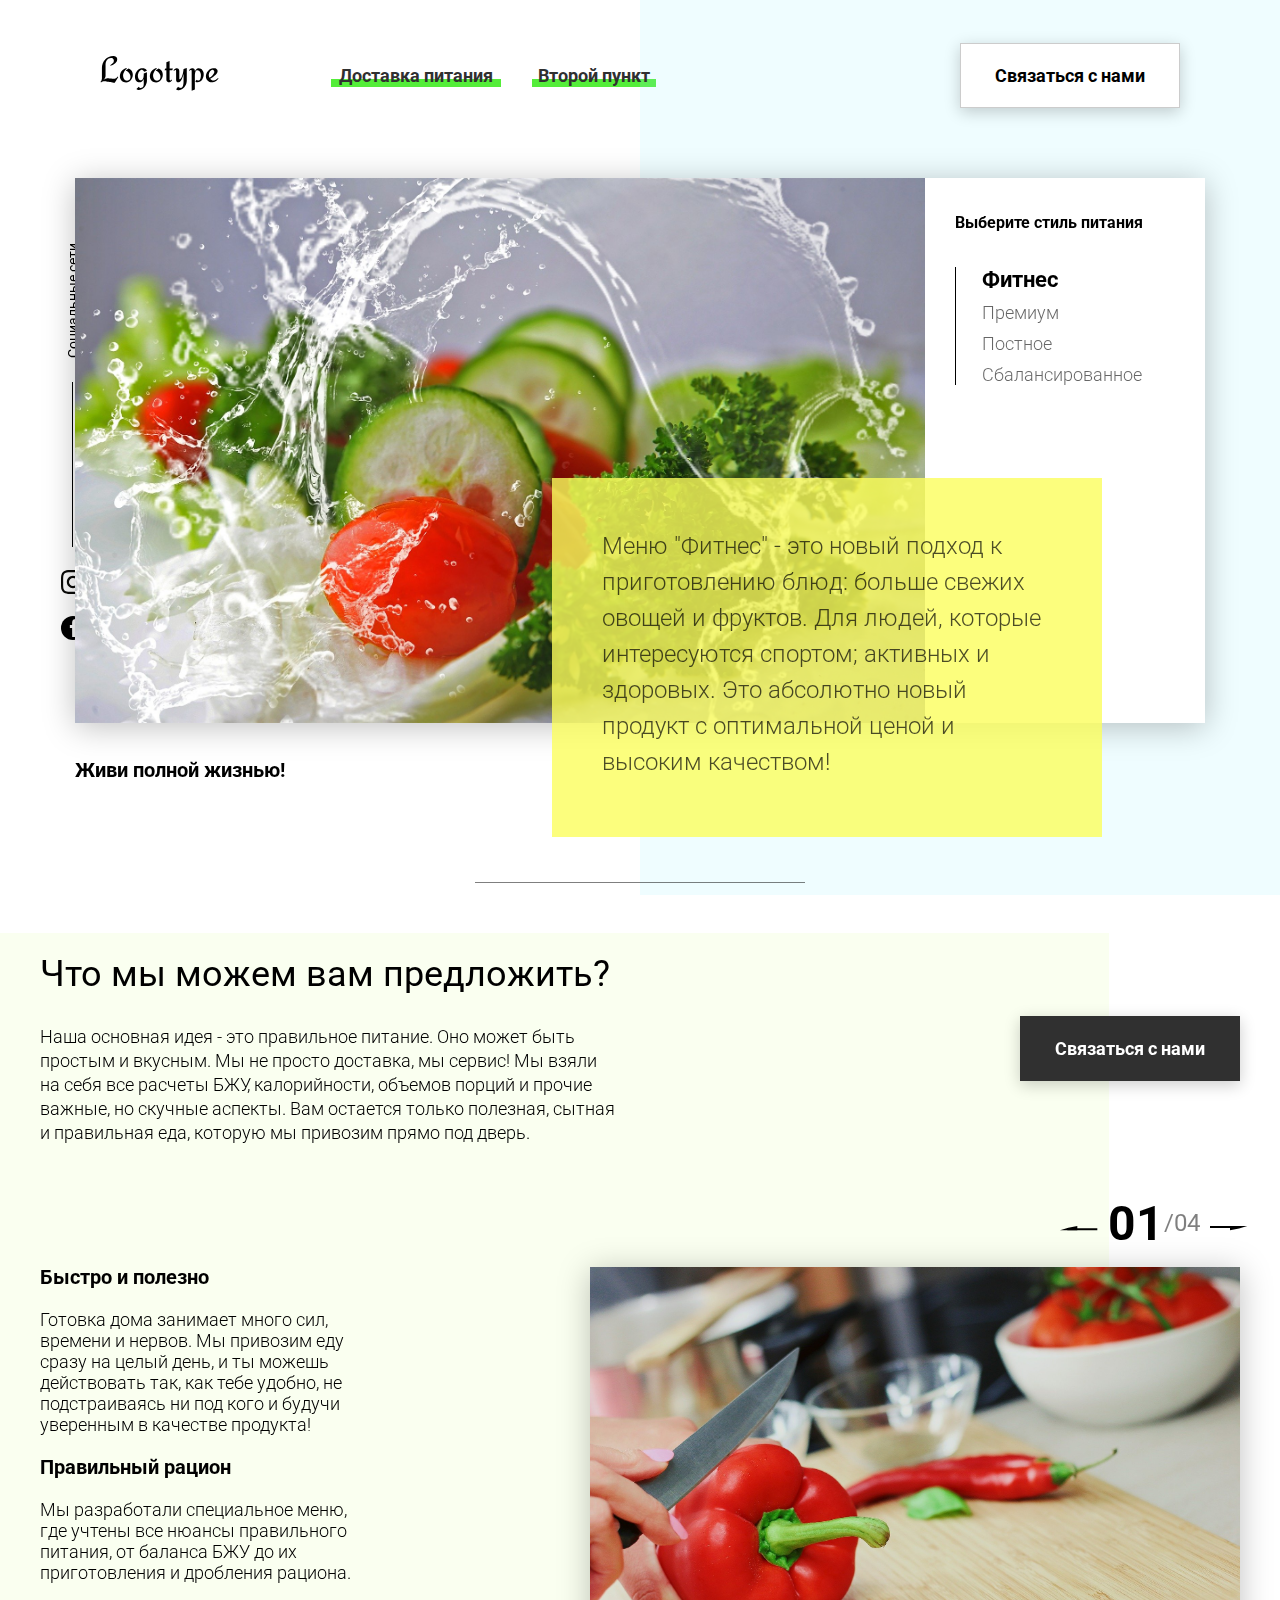
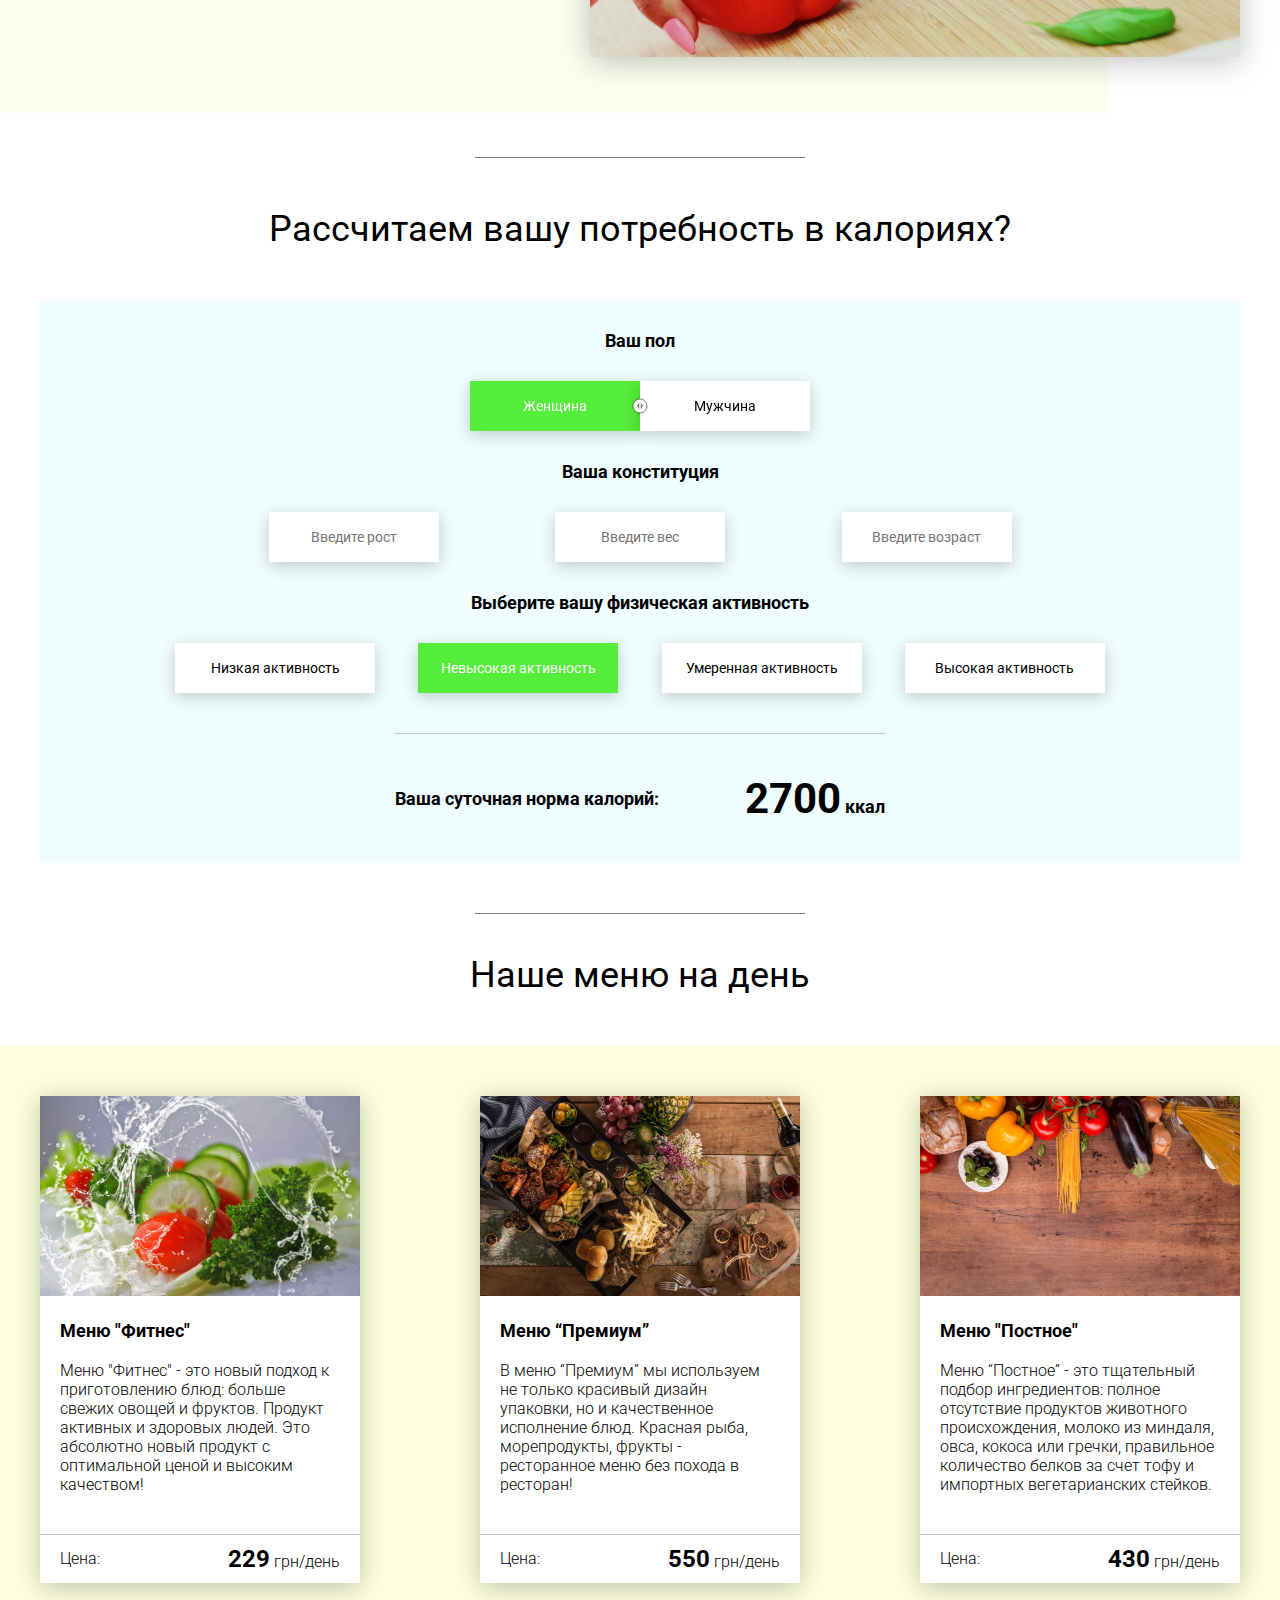
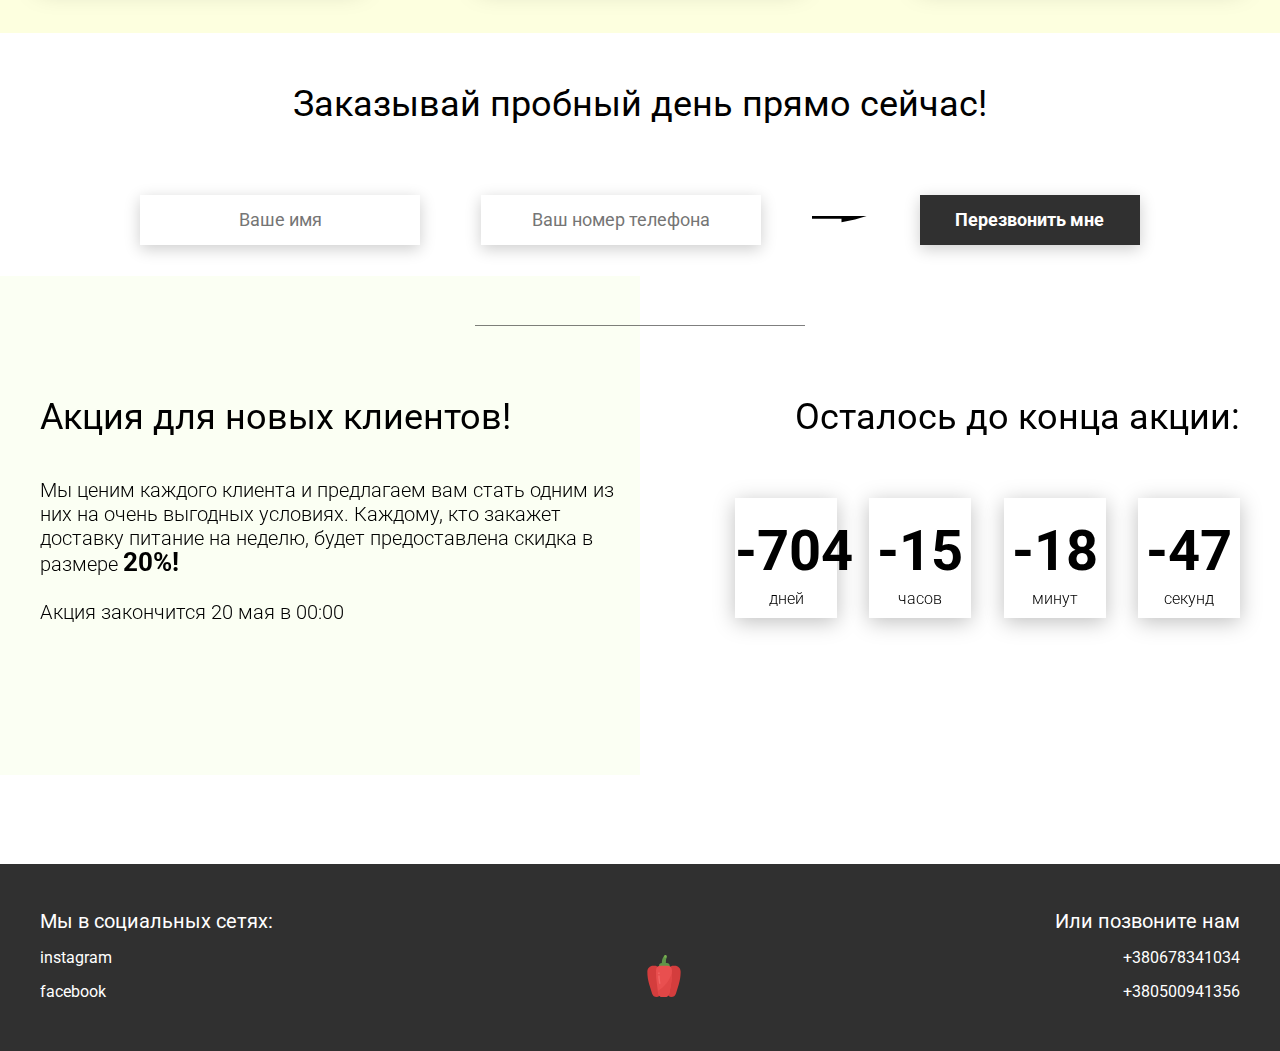
<file: index.html>
<!DOCTYPE html>
<html lang="en">

<head>
  <meta charset="UTF-8">
  <meta name="viewport" content="width=device-width, initial-scale=1.0">
  <title>Food</title>
  <link rel="stylesheet" href="css/style.css">
</head>

<body>
  <header class="header">
    <div class="header__left-block">
      <div class="header__logo">
        <img src="icons/logo.svg" alt="Логотип">
      </div>
      <nav class="header__links">
        <a href="#" class="header__link">Доставка питания</a>
        <a href="#" class="header__link">Второй пункт</a>
      </nav>
    </div>
    <div class="header__right-block">
      <button data-modal class="btn btn_white" id = "btn">Связаться с нами</button>
    </div>
  </header>
  <div class="sidepanel">
    <div class="sidepanel__text"><span>Социальные сети</span></div>
    <div class="sidepanel__divider"></div>
    <a href="#" class="sidepanel__icon">
      <img src="icons/instagram.svg" alt="instagram">
    </a>
    <a href="#" class="sidepanel__icon">
      <img src="icons/facebook.svg" alt="facebook">
    </a>
  </div>

  <div class="preview">
    <div class="bgc_blue"></div>
    <div class="container">
      <div class="tabcontainer">
        <div class="tabcontent">
          <img src="img/tabs/vegy.jpg" alt="vegy">
          <div class="tabcontent__descr">
            Меню "Фитнес" - это новый подход к приготовлению блюд: больше свежих овощей и фруктов. Для людей, которые
            интересуются спортом; активных и здоровых. Это абсолютно новый продукт с оптимальной ценой и высоким
            качеством!
          </div>
        </div>
        <div class="tabcontent">
          <img src="img/tabs/elite.jpg" alt="elite">
          <div class="tabcontent__descr">
            Меню “Премиум” - мы используем не только красивый дизайн упаковки, но и качественное исполнение блюд.
            Красная рыба, морепродукты, фрукты - ресторанное меню без похода в ресторан!
          </div>
        </div>
        <div class="tabcontent">
          <img src="img/tabs/post.jpg" alt="post">
          <div class="tabcontent__descr">
            Наше специальное “Постное меню” - это тщательный подбор ингредиентов: полное отсутствие продуктов животного
            происхождения. Полная гармония с собой и природой в каждом элементе! Все будет Ом!
          </div>
        </div>
        <div class="tabcontent">
          <img src="img/tabs/vegy.jpg" alt="vegy">
          <div class="tabcontent__descr">
            Меню "Сбалансированное" - это соответствие вашего рациона всем научным рекомендациям. Мы тщательно
            просчитываем вашу потребность в к/б/ж/у и создаем лучшие блюда для вас.
          </div>
        </div>
        <div class="tabheader">
          <h3>Выберите стиль питания</h3>
          <div class="tabheader__items">
            <div class="tabheader__item tabheader__item_active">Фитнес</div>
            <div class="tabheader__item">Премиум</div>
            <div class="tabheader__item">Постное</div>
            <div class="tabheader__item">Сбалансированное</div>
          </div>
        </div>
      </div>
      <div class="preview__life">Живи полной жизнью!</div>
    </div>
  </div>

  <div class="divider"></div>

  <div class="offer">
    <div class="bgc_y"></div>
    <div class="container">
      <div class="offer__text">
        <h2 class="title">Что мы можем вам предложить?</h2>
        <div class="offer__descr">
          Наша основная идея - это правильное питание. Оно может быть простым и вкусным. Мы не просто доставка, мы
          сервис! Мы взяли на себя все расчеты БЖУ, калорийности, объемов порций и прочие важные, но скучные аспекты.
          Вам остается только полезная, сытная и правильная еда, которую мы привозим прямо под дверь.
        </div>
      </div>
      <div class="offer__action">
        <button data-modal class="btn btn_dark" id = "btn">Связаться с нами</button>
      </div>
    </div>
    <div class="container">
      <div class="offer__advantages">
        <h2>Быстро и полезно</h2>
        <div class="offer__advantages-text">
          Готовка дома занимает много сил, времени и нервов. Мы привозим еду сразу на целый день, и ты можешь
          действовать так, как тебе удобно, не подстраиваясь ни под кого и будучи уверенным в качестве продукта!
        </div>
        <h2>Правильный рацион</h2>
        <div class="offer__advantages-text">
          Мы разработали специальное меню, где учтены все нюансы правильного питания, от баланса БЖУ до их приготовления
          и дробления рациона.
        </div>
      </div>
      <div class="offer__slider">
        <div class="offer__slider-counter">
          <div class="offer__slider-prev">
            <img src="icons/left.svg" alt="prev">
          </div>
          <span id="current">03</span>
          /
          <span id="total">04</span>
          <div class="offer__slider-next">
            <img src="icons/right.svg" alt="next">
          </div>
        </div>
        <div class="offer__slider-wrapper">
          <div class="offer__slide">
            <img src="img/slider/pepper.jpg" alt="pepper" class="img-slide">
          </div>
                    <div class="offer__slide">
                        <img src="img/slider/food-12.jpg" alt="food" class="img-slide">
                    </div>
                    <div class="offer__slide">
                        <img src="img/slider/olive-oil.jpg" alt="oil" class="img-slide">
                    </div>
                    <div class="offer__slide">
                        <img src="img/slider/paprika.jpg" alt="paprika" class="img-slide">
                    </div>
        </div>
      </div>
    </div>
  </div>

  <div class="divider"></div>

  <div class="calculating">
    <div class="container">
      <h2 class="title">Рассчитаем вашу потребность в калориях?
      </h2>
      <div class="calculating__field">
        <div class="calculating__subtitle">
          Ваш пол
        </div>
        <div class="calculating__choose" id="gender">
          <div class="calculating__choose-item calculating__choose-item_active">Женщина</div>
          <div class="calculating__choose-item">Мужчина</div>
        </div>

        <div class="calculating__subtitle">
          Ваша конституция
        </div>
        <div class="calculating__choose calculating__choose_medium">
          <input type="text" id="height" placeholder="Введите рост" class="calculating__choose-item">
          <input type="text" id="weight" placeholder="Введите вес" class="calculating__choose-item">
          <input type="text" id="age" placeholder="Введите возраст" class="calculating__choose-item">
        </div>

        <div class="calculating__subtitle">
          Выберите вашу физическая активность
        </div>
        <div class="calculating__choose calculating__choose_big">
          <div id="low" class="calculating__choose-item">Низкая активность </div>
          <div id="small" class="calculating__choose-item calculating__choose-item_active">Невысокая активность</div>
          <div id="medium" class="calculating__choose-item">Умеренная активность</div>
          <div id="high" class="calculating__choose-item">Высокая активность</div>
        </div>

        <div class="calculating__divider"></div>

        <div class="calculating__total">
          <div class="calculating__subtitle">
            Ваша суточная норма калорий:
          </div>
          <div class="calculating__result">
            <span>2700</span> ккал
          </div>
        </div>
      </div>
    </div>
  </div>

  <div class="divider"></div>

  <div class="menu">
    <h2 class="title">Наше меню на день</h2>

    <div class="menu__field">
      <div class="container">
        <div class="menu__item">
          <img src="img/tabs/vegy.jpg" alt="vegy">
          <h3 class="menu__item-subtitle">Меню "Фитнес"</h3>
          <div class="menu__item-descr">Меню "Фитнес" - это новый подход к приготовлению блюд: больше свежих овощей и
            фруктов. Продукт активных и здоровых людей. Это абсолютно новый продукт с оптимальной ценой и высоким
            качеством!</div>
          <div class="menu__item-divider"></div>
          <div class="menu__item-price">
            <div class="menu__item-cost">Цена:</div>
            <div class="menu__item-total"><span>229</span> грн/день</div>
          </div>
        </div>
        <div class="menu__item">
          <img src="img/tabs/elite.jpg" alt="elite">
          <h3 class="menu__item-subtitle">Меню “Премиум”</h3>
          <div class="menu__item-descr">В меню “Премиум” мы используем не только красивый дизайн упаковки, но и
            качественное исполнение блюд. Красная рыба, морепродукты, фрукты - ресторанное меню без похода в ресторан!
          </div>
          <div class="menu__item-divider"></div>
          <div class="menu__item-price">
            <div class="menu__item-cost">Цена:</div>
            <div class="menu__item-total"><span>550</span> грн/день</div>
          </div>
        </div>
        <div class="menu__item">
          <img src="img/tabs/post.jpg" alt="post">
          <h3 class="menu__item-subtitle">Меню "Постное"</h3>
          <div class="menu__item-descr">Меню “Постное” - это тщательный подбор ингредиентов: полное отсутствие продуктов
            животного происхождения, молоко из миндаля, овса, кокоса или гречки, правильное количество белков за счет
            тофу и импортных вегетарианских стейков. </div>
          <div class="menu__item-divider"></div>
          <div class="menu__item-price">
            <div class="menu__item-cost">Цена:</div>
            <div class="menu__item-total"><span>430</span> грн/день</div>
          </div>
        </div>
      </div>
    </div>
  </div>

  <div class="order">
    <div class="container">
      <div class="title">Заказывай пробный день прямо сейчас!</div>
      <form action="#" class="order__form">
        <input required placeholder="Ваше имя" name="name" type="text" class="order__input">
        <input required placeholder="Ваш номер телефона" name="phone" type="phone" class="order__input">
        <img src="icons/right.svg" alt="right">
        <button class="btn btn_dark btn_min">Перезвонить мне</button>
      </form>
    </div>
  </div>

  <div class="divider"></div>

  <div class="promotion">
    <div class="bgc_y"></div>
    <div class="container">
      <div class="promotion__text">
        <div class="title">Акция для новых клиентов!</div>
        <div class="promotion__descr">
          Мы ценим каждого клиента и предлагаем вам стать одним из них на очень выгодных условиях.
          Каждому, кто закажет доставку питание на неделю, будет предоставлена скидка в размере <span>20%!</span>
          <br><br>
          Акция закончится 20 мая в 00:00
        </div>
      </div>
      <div class="promotion__timer">
        <div class="title">Осталось до конца акции:</div>
        <div class="timer">
          <div class="timer__block">
            <span id="days">12</span>
            дней
          </div>
          <div class="timer__block">
            <span id="hours">20</span>
            часов
          </div>
          <div class="timer__block">
            <span id="minutes">56</span>
            минут
          </div>
          <div class="timer__block">
            <span id="seconds">20</span>
            секунд
          </div>
        </div>
      </div>
    </div>
  </div>

  <footer class="footer">
    <div class="container">
      <div class="social">
        <div class="subtitle">Мы в социальных сетях:</div>
        <a href="#" class="link">instagram</a>
        <a href="#" class="link">facebook</a>
      </div>
      <div class="pepper">
        <img src="icons/veg.svg" alt="pepper">
      </div>
      <div class="call">
        <div class="subtitle">Или позвоните нам</div>
        <a href="#" class="link">+380678341034</a>
        <a href="#" class="link">+380500941356</a>
      </div>
    </div>
  </footer>

  <div class="modal">
    <div class="modal__dialog">
      <div class="modal__content">
        <form action="#">
          <div data-close class="modal__close" id="close">&times;</div>
          <div class="modal__title">Мы свяжемся с вами как можно быстрее!</div>
          <input required placeholder="Ваше имя" name="name" type="text" class="modal__input">
          <input required placeholder="Ваш номер телефона" name="phone" type="phone" class="modal__input">
          <button class="btn btn_dark btn_min">Перезвонить мне</button>
        </form>
      </div>
    </div>
  </div>
  <script src="js/script.js"></script>
</body>

</html>
</file>
<file: css/style.css>
@import url(https://fonts.googleapis.com/css?family=Roboto:300,400,700&display=swap&subset=cyrillic-ext);

* {
    box-sizing: border-box;
    margin: 0;
    padding: 0;
    font-family: Roboto, sans-serif
}

a {
    text-decoration: none
}

.btn {
    width: 220px;
    height: 65px;
    display: flex;
    justify-content: center;
    align-items: center;
    background-color: #fff;
    font-size: 18px;
    font-weight: 700;
    border: 1px solid rgba(0, 0, 0, .2);
    box-shadow: 0 4px 15px rgba(0, 0, 0, .2);
    cursor: pointer;
    transition: .3s all;
    outline: 0
}

.btn_white {
    background-color: #fff
}

.btn_dark {
    background-color: #303030;
    color: #fff;
    border: none
}

.btn_min {
    height: 50px
}

.btn:hover {
    box-shadow: 0 4px 30px rgba(0, 0, 0, .3)
}

.container {
    max-width: 1200px;
    margin: 0 auto
}

.divider {
    width: 330px;
    height: 1px;
    margin: 0 auto;
    background-color: rgba(0, 0, 0, .5)
}

.title {
    font-size: 36px;
    font-weight: 400
}

.header {
    display: flex;
    justify-content: space-between;
    align-items: center;
    height: 150px;
    padding: 0 100px
}

.header__left-block {
    display: flex;
    justify-content: space-between;
    min-width: 550px
}

.header__logo {
    max-width: 170px
}

.header__logo img {
    width: 100%
}

.header__links {
    display: flex;
    align-items: center
}

.header__link {
    position: relative;
    margin-right: 45px;
    font-weight: 700;
    font-size: 18px;
    color: #303030
}

.header__link:after {
    content: '';
    position: absolute;
    display: block;
    width: 110%;
    left: -5%;
    bottom: -1px;
    z-index: -1;
    height: 8px;
    background: #54ed39
}

.header__link:last-child {
    margin-right: 0
}

.sidepanel {
    position: fixed;
    left: 60px;
    top: 240px;
    height: 400px;
    width: 25px;
    display: flex;
    flex-direction: column;
    justify-content: space-between;
    align-items: center
}

.sidepanel__text {
    width: 120px;
    height: 120px;
    font-size: 14px
}

.sidepanel__text span {
    display: flex;
    transform: rotate(-90deg) translateX(-50px)
}

.sidepanel__divider {
    width: 1px;
    height: 165px;
    background-color: #000
}

.sidepanel__icon {
    width: 24px;
    height: 24px
}

.sidepanel__icon img {
    width: 100%
}

.preview {
    padding: 28px 0 100px 0;
    position: relative
}

.preview__life {
    font-weight: 700;
    font-size: 20px;
    margin-left: 35px;
    margin-top: 35px
}

.bgc_blue {
    position: absolute;
    right: 0;
    top: -155px;
    width: 50vw;
    height: 900px;
    background: rgba(146, 242, 255, .15);
    z-index: -1
}

.tabcontainer {
    display: flex;
    width: 1130px;
    margin: 0 auto;
    box-shadow: 0 4px 30px rgba(0, 0, 0, .25)
}

.tabcontent {
    width: 850px;
    position: relative
}

.tabcontent img {
    width: 100%;
    height: 100%;
    object-fit: cover
}

.tabcontent__descr {
    position: absolute;
    top: 300px;
    right: -177px;
    width: 550px;
    height: 359px;
    background: rgba(251, 254, 93, .8);
    padding: 50px;
    font-size: 24px;
    font-weight: 300;
    line-height: 36px;
    color: rgba(0, 0, 0, .7)
}

.tabheader {
    width: 280px;
    padding: 35px 30px;
    background-color: #fff
}

.tabheader h3 {
    font-weight: 700;
    font-size: 16px
}

.tabheader__items {
    margin-top: 35px;
    padding-left: 26px;
    border-left: 1px solid #000
}

.tabheader__item {
    font-weight: 700;
    font-size: 18px;
    font-weight: 300;
    margin-top: 10px;
    color: rgba(0, 0, 0, .6);
    cursor: pointer;
    transition: .3s all
}


.tabheader__item_active{
    color: #000;
    font-size: 22px;
    font-weight: 700
}  

.offer {
    padding: 70px 0 100px 0;
    position: relative
}

.offer .container {
    display: flex;
    justify-content: space-between
}

.offer .bgc_y {
    position: absolute;
    width: 1109px;
    height: 780px;
    background: rgba(243, 255, 222, .45);
    z-index: -1;
    top: 50px
}

.offer__text {
    width: 580px
}

.offer__descr {
    font-size: 18px;
    margin-top: 30px;
    font-weight: 300;
    line-height: 24px
}

.offer__action {
    display: flex;
    align-items: center;
    justify-content: flex-end
}

.offer__advantages {
    width: 330px;
    margin-top: 50px
}

.offer__advantages h2 {
    font-weight: 700;
    font-size: 20px;
    margin-top: 20px
}

.offer__advantages h2:first-child {
    margin-top: 70px
}

.offer__advantages-text {
    margin-top: 20px;
    font-size: 18px;
    font-weight: 300;
    line-height: 21px
}

.offer__slider {
    width: 650px;
    margin-top: 50px;
    display: flex;
    flex-direction: column;
    align-items: flex-end
}

.offer__slider-counter {
    display: flex;
    width: 180px;
    align-items: center;
    font-size: 24px;
    color: rgba(0, 0, 0, .5)
}

.offer__slider-wrapper {
    width: 100%;
    margin-top: 15px;
    box-shadow: 0 4px 30px rgba(0, 0, 0, .25)
}

.offer__slider-prev {
    margin-right: 10px;
    cursor: pointer
}

.offer__slider-next {
    margin-left: 10px;
    cursor: pointer
}

.offer__slider #current {
    font-size: 48px;
    font-weight: 700;
    color: #000
}

.offer__slide {
    width: 100%;
    height: 390px
    
}

.offer__slide img {
    width: 100%;
    height: 100%;
    object-fit: cover
}

.calculating {
    padding: 50px 0
}

.calculating .title {
    text-align: center
}

.calculating__field {
    width: 100%;
    margin-top: 50px;
    background: rgba(146, 242, 255, .15);
    padding: 30px 0 40px 0
}

.calculating__subtitle {
    text-align: center;
    font-size: 18px;
    font-weight: 700;
    margin-top: 30px
}

.calculating__subtitle:first-child {
    margin-top: 0
}

.calculating #gender:after {
    content: '';
    position: absolute;
    top: 50%;
    transform: translateY(-50%);
    display: block;
    width: 16px;
    height: 16px;
    background: url(../icons/switch.svg) center center/cover no-repeat
}

.calculating__choose {
    position: relative;
    display: flex;
    margin-top: 30px;
    justify-content: center
}

.calculating__choose-item {
    display: flex;
    align-items: center;
    justify-content: center;
    width: 170px;
    height: 50px;
    padding: 0 10px;
    background: #fff;
    box-shadow: 0 4px 15px rgba(0, 0, 0, .2);
    border: none;
    text-align: center;
    font-size: 14px;
    cursor: pointer;
    outline: 0;
    transition: .3s all
}

.calculating__choose-item_active {
    color: #fff;
    background-color: #54ed39
}

.calculating__choose_medium {
    width: 743px;
    justify-content: space-between;
    margin: 30px auto 0 auto
}

.calculating__choose_big {
    width: 930px;
    justify-content: space-between;
    margin: 30px auto 0 auto
}

.calculating__choose_big .calculating__choose-item {
    width: 200px
}

.calculating__divider {
    width: 490px;
    height: 1px;
    margin: 40px auto;
    background-color: rgba(0, 0, 0, .2)
}

.calculating__total {
    width: 490px;
    margin: 0 auto;
    display: flex;
    justify-content: space-between;
    align-items: center
}

.calculating__result {
    font-size: 18px;
    font-weight: 700
}

.calculating__result span {
    font-size: 42px
}

.menu {
    padding: 40px 0 50px 0
}

.menu .container {
    display: flex;
    justify-content: space-between;
    align-items: flex-start
}

.menu .title {
    text-align: center
}

.menu__field {
    margin-top: 50px;
    padding: 50px 0;
    width: 100%;
    background: rgba(249, 254, 126, .25)
}

.menu__item {
    width: 320px;
    min-height: 450px;
    background: #fff;
    box-shadow: 0 4px 25px rgba(0, 0, 0, .25);
    font-size: 16px;
    font-weight: 300
}

.menu__item img {
    width: 100%;
    height: 200px;
    object-fit: cover
}

.menu__item-subtitle {
    font-weight: 700;
    font-size: 18px;
    padding: 0 20px;
    margin-top: 20px
}

.menu__item-descr {
    margin-top: 20px;
    padding: 0 20px
}

.menu__item-divider {
    width: 100%;
    height: 1px;
    background-color: rgba(0, 0, 0, .25);
    margin-top: 40px
}

.menu__item-price {
    display: flex;
    justify-content: space-between;
    align-items: center;
    padding: 10px 20px
}

.menu__item-price span {
    font-size: 24px;
    font-weight: 700
}

.order {
    padding-bottom: 80px
}

.order .title {
    text-align: center
}

.order__form {
    margin-top: 70px;
    padding: 0 100px;
    display: flex;
    justify-content: space-between;
    align-items: center
}

.order__form img {
    transform: scale(1.5)
}

.order__input {
    width: 280px;
    height: 50px;
    background: #fff;
    box-shadow: 0 4px 15px rgba(0, 0, 0, .2);
    border: none;
    font-size: 18px;
    text-align: center;
    padding: 0 20px;
    outline: 0
}

.promotion {
    padding: 70px 0 240px 0;
    position: relative
}

.promotion .container {
    display: flex
}

.promotion .bgc_y {
    position: absolute;
    width: 50%;
    height: 499px;
    background: rgba(243, 255, 222, .35);
    z-index: -1;
    top: -50px;
    left: 0
}

.promotion__text {
    width: 50%
}

.promotion__descr {
    margin-top: 40px;
    font-size: 20px;
    line-height: 24px;
    font-weight: 300
}

.promotion__descr span {
    font-weight: 700;
    font-size: 26px
}

.promotion__timer {
    width: 50%
}

.promotion__timer .title {
    text-align: right
}

.promotion__timer .timer {
    margin-top: 60px;
    padding-left: 95px;
    display: flex;
    justify-content: space-between;
    align-items: center
}

.promotion__timer .timer__block {
    width: 102px;
    height: 120px;
    background: #fff;
    box-shadow: 0 4px 20px rgba(0, 0, 0, .25);
    font-size: 16px;
    font-weight: 300;
    text-align: center
}

.promotion__timer .timer__block span {
    display: block;
    margin-top: 20px;
    margin-bottom: 5px;
    font-size: 56px;
    font-weight: 700
}

.footer {
    min-height: 180px;
    background-color: #303030;
    padding: 45px 0 50px 0;
    color: #fff
}

.footer .container {
    height: 100%;
    display: flex;
    justify-content: space-between;
    align-items: flex-end
}

.footer .subtitle {
    font-size: 20px
}

.footer .link {
    display: block;
    margin-top: 15px;
    font-size: 16px;
    color: #fff
}

.footer .call {
    text-align: right
}

.modal {
    position: fixed;
    top: 0;
    left: 0;
    z-index: 1050;
    display: none;
    width: 100%;
    height: 100%;
    overflow: hidden;
    background-color: rgba(0, 0, 0, .5)
}

.modal__dialog {
    max-width: 500px;
    margin: 40px auto
}

.modal__content {
    position: relative;
    width: 100%;
    padding: 40px;
    background-color: #fff;
    border: 1px solid rgba(0, 0, 0, .2);
    border-radius: 4px;
    max-height: 80vh;
    overflow-y: auto
}

.modal__close {
    position: absolute;
    top: 8px;
    right: 14px;
    font-size: 30px;
    color: #000;
    opacity: .5;
    font-weight: 700;
    border: none;
    background-color: transparent;
    cursor: pointer
}

.modal__title {
    text-align: center;
    font-size: 22px;
    text-transform: uppercase
}

.modal__input {
    display: block;
    margin: 20px auto 20px auto;
    width: 280px;
    height: 50px;
    background: #fff;
    box-shadow: 0 4px 15px rgba(0, 0, 0, .2);
    border: none;
    font-size: 18px;
    text-align: center;
    padding: 0 20px;
    outline: 0
}

.modal .btn {
    display: block;
    width: 280px;
    margin: 0 auto
}

.show {
    display: block;
}

.hide {
    display: none;
}

.fade {
    animation-name: fade;
    animation-duration: 1.5s;
}

@keyframes fade {
    from {
        opacity: 0.1;
    }

    to {
        opacity: 1;
    }
}
</file>
